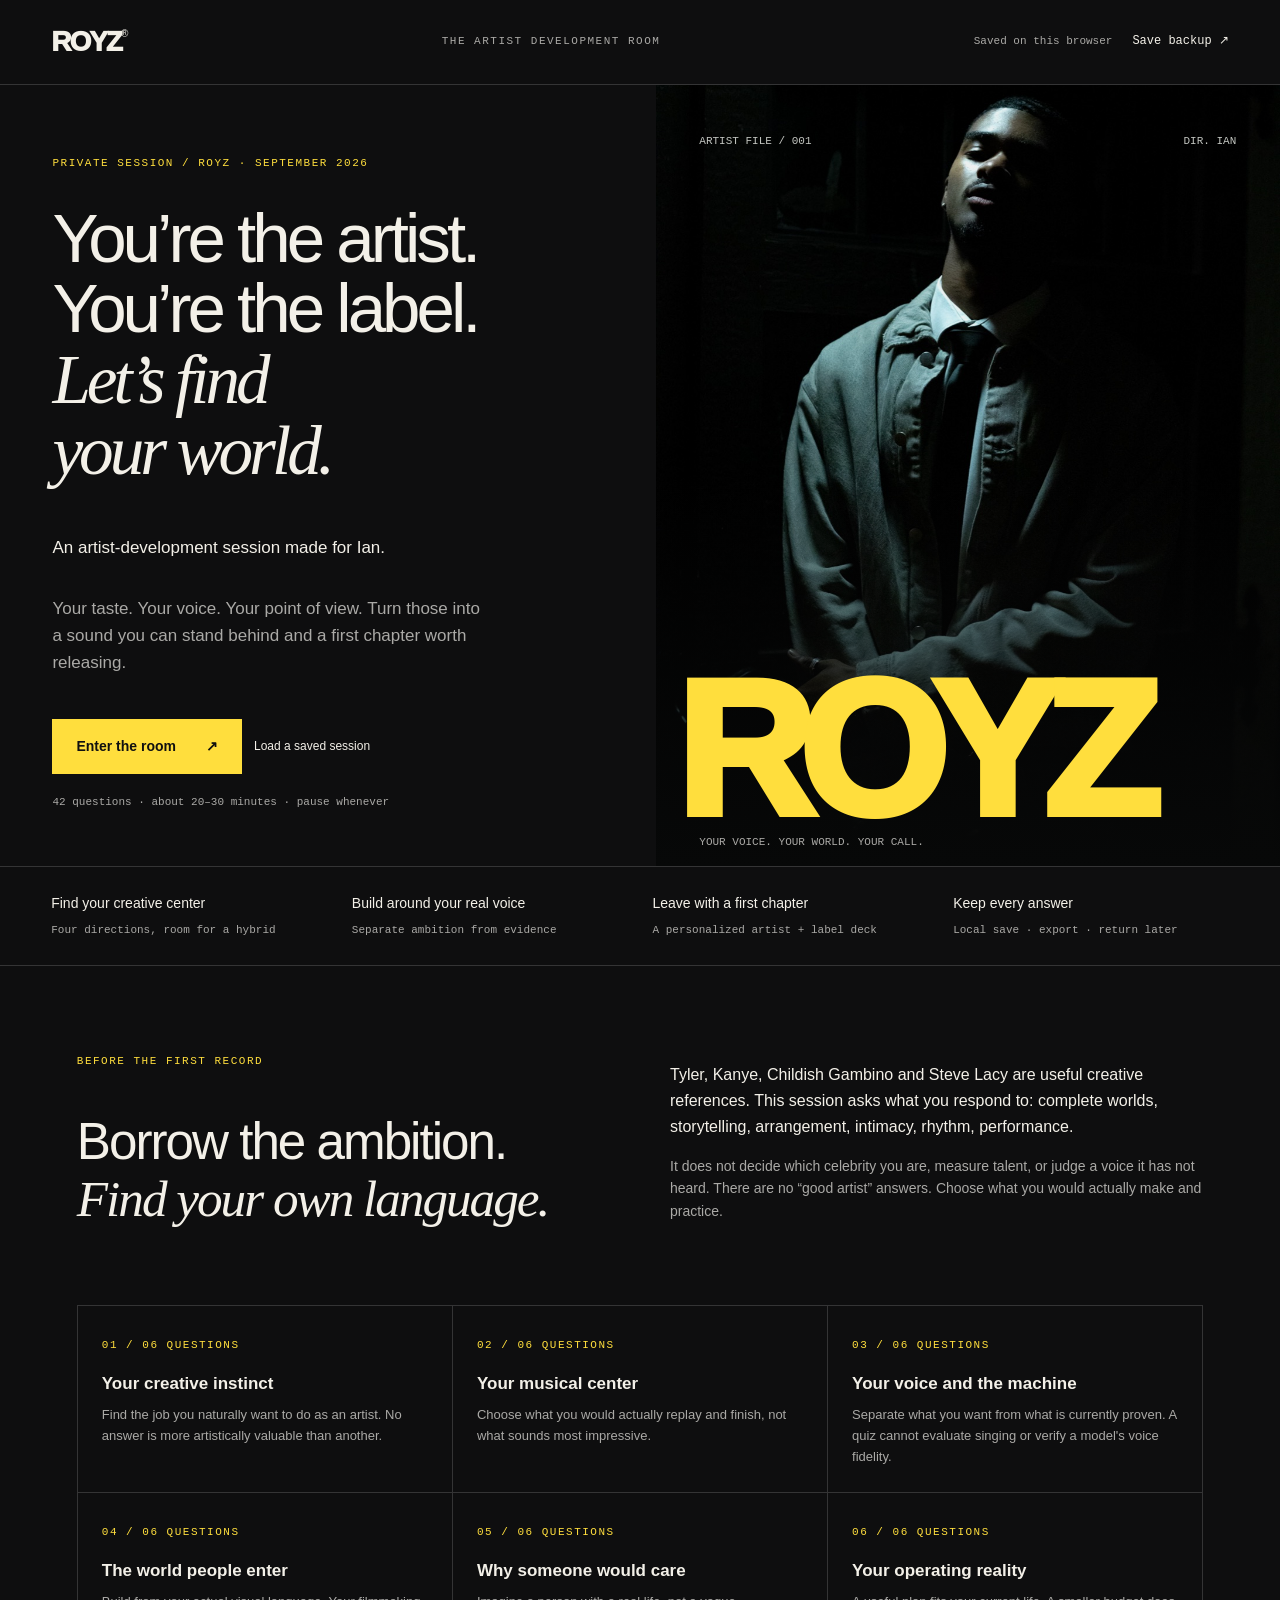
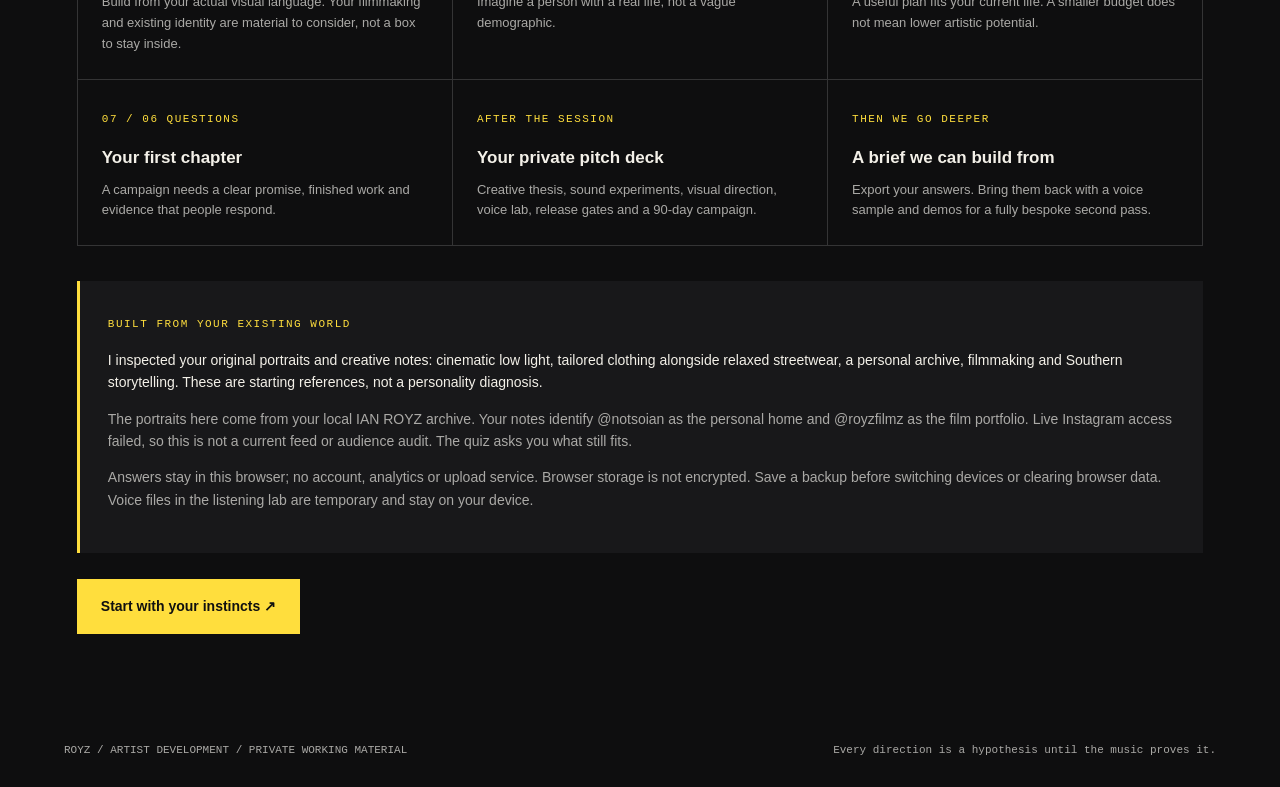
<file: index.html>
<!doctype html>
<html lang="en"><head><meta charset="UTF-8"><meta name="viewport" content="width=device-width,initial-scale=1"><meta name="theme-color" content="#0e0e0f"><title>ROYZ — The artist development room</title><link rel="stylesheet" href="styles.css"></head>
<body><a class="skip" href="#main">Skip to content</a><header class="topbar"><a href="#" class="logo" aria-label="Royz home">ROYZ<span>®</span></a><span class="toplabel">THE ARTIST DEVELOPMENT ROOM</span><div class="topactions"><span id="save-status" role="status">Private · saved on this browser</span><button class="textbtn" id="export-top">Save backup ↗</button></div></header><main id="main" tabindex="-1"></main><div id="toast" role="status" aria-live="polite"></div><input type="file" id="import-file" accept="application/json,.json" hidden><script src="questions.js"></script><script src="app.js"></script></body></html>
</file>
<file: styles.css>
:root{--bg:#0e0e0f;--panel:#18181a;--ink:#f3f0e8;--dim:#aaa9a6;--yellow:#ffde3d;--line:#343435;--blue:#5b7fbf;--sans:Arial,Helvetica,sans-serif;--serif:Georgia,'Times New Roman',serif;--mono:'SFMono-Regular',Consolas,monospace}*{box-sizing:border-box}html{scroll-behavior:smooth}body{margin:0;background:var(--bg);color:var(--ink);font:16px/1.6 var(--sans)}button,input,textarea,select{font:inherit}button,a,input,textarea,select{-webkit-tap-highlight-color:transparent}button{cursor:pointer}a{color:inherit}button:focus-visible,a:focus-visible,input:focus-visible,textarea:focus-visible,select:focus-visible{outline:3px solid var(--yellow);outline-offset:5px}button:disabled{opacity:.4;cursor:not-allowed}button{color:inherit}::selection{background:var(--yellow);color:var(--bg)}.skip{position:fixed;top:-100px;z-index:20;background:var(--yellow);color:#000;padding:10px}.skip:focus{top:0}.topbar{height:85px;display:flex;align-items:center;justify-content:space-between;padding:0 4%;border-bottom:1px solid var(--line);gap:24px;background:var(--bg)}.logo{font-size:28px;font-weight:950;letter-spacing:-2px;text-decoration:none;line-height:1}.logo span{font:10px var(--sans);vertical-align:top;letter-spacing:0}.toplabel,.eyebrow,.micro,.topactions,#save-status{font:11px/1.6 var(--mono);letter-spacing:1.5px}.toplabel{color:var(--dim)}.topactions{display:flex;gap:20px;align-items:center;letter-spacing:0}#save-status{color:var(--dim);letter-spacing:0}.textbtn{background:none;border:0;padding:8px 0;color:var(--ink);font-size:12px}.textbtn:hover{color:var(--yellow)}.hero{display:grid;grid-template-columns:1.05fr 1fr;min-height:690px}.hero-copy{padding:70px 9% 55px 8%;display:flex;flex-direction:column;align-items:flex-start;justify-content:center}.eyebrow{color:var(--yellow);text-transform:uppercase}.hero h1{font-size:clamp(48px,5.4vw,85px);line-height:1.02;font-weight:500;letter-spacing:-4px;margin:30px 0}.serif{font-family:var(--serif);font-style:italic;font-weight:400}.hero p{color:var(--dim);font-size:17px;max-width:430px}.hero .hero-sub{color:var(--ink)}.primary,.secondary{padding:15px 23px;border:1px solid var(--yellow);background:var(--yellow);color:#101010;font-weight:700;font-size:14px;display:inline-flex;justify-content:center;align-items:center;gap:30px;text-decoration:none;min-height:50px}.primary:hover{background:#ffe96f}.secondary{border-color:var(--line);background:transparent;color:var(--ink);gap:12px}.secondary:hover{border-color:var(--ink)}.actions{display:flex;gap:12px;flex-wrap:wrap;align-items:center;margin-top:26px}.hero .micro{margin-top:20px;color:var(--dim);letter-spacing:0}.portrait{position:relative;overflow:hidden;min-height:600px;background:#070b0a}.portrait>img{width:100%;height:100%;position:absolute;object-fit:cover;object-position:center 31%;opacity:.94}.portrait:after{content:'';position:absolute;inset:50% 0 0;background:linear-gradient(transparent,#070808)}.portrait .wordmark{position:absolute;bottom:34px;left:3%;z-index:1;font:950 clamp(100px,15vw,245px)/.85 Arial,sans-serif;letter-spacing:-.085em;color:var(--yellow)}.portrait .credit{position:absolute;left:7%;right:7%;top:28px;display:flex;justify-content:space-between;color:#c2c5c0;z-index:1}.portrait .bottom-credit{position:absolute;bottom:15px;left:7%;z-index:2}.strip{display:grid;grid-template-columns:repeat(4,1fr);padding:25px 4%;gap:25px;border-block:1px solid var(--line)}.strip strong{display:block;font-size:14px;font-weight:500}.strip span{font:11px var(--mono);color:var(--dim)}.intro-content{padding:80px 6%;max-width:1500px;margin:auto}.intro-content h2,.deck h2{font-size:clamp(32px,4vw,56px);letter-spacing:-2px;line-height:1.1;font-weight:500}.two-col{display:grid;grid-template-columns:1fr 1fr;gap:60px}.note{color:var(--dim);font-size:14px}.chapter-grid{display:grid;grid-template-columns:repeat(3,1fr);gap:1px;background:var(--line);border:1px solid var(--line);margin:35px 0}.chapter-card{padding:24px;background:var(--bg)}.chapter-card h3{font-size:17px;margin:15px 0 8px}.chapter-card p{font-size:13px;color:var(--dim);margin:0}.known{padding:28px;border-left:3px solid var(--yellow);background:var(--panel)}.known p{font-size:14px}.known a{color:var(--yellow)}.app-shell{display:grid;grid-template-columns:260px 1fr;min-height:calc(100vh - 85px)}.sidebar{border-right:1px solid var(--line);padding:35px 25px;position:sticky;top:0;height:100vh;display:flex;flex-direction:column}.sidebar-head{padding:0 10px 22px}.sidebar nav{display:grid;gap:8px}.chapter-nav{border:0;background:transparent;text-align:left;padding:12px 10px;display:flex;gap:13px;color:var(--dim);font-size:13px;align-items:center}.chapter-nav.active{color:var(--yellow);background:#252219}.chapter-nav span{font:11px var(--mono)}.sidefoot{margin-top:auto;padding:28px 10px 0;font-size:12px;color:var(--dim)}.sidefoot img{width:65px;height:85px;object-fit:cover;margin-bottom:10px}.sidefoot p{margin:0}.question-area{max-width:1020px;width:100%;margin:auto;padding:48px 7% 65px}.question-top{display:flex;justify-content:space-between;gap:15px;margin-bottom:14px}.progress{height:3px;background:var(--line);margin-bottom:42px}.progress>div{height:100%;background:var(--yellow);transition:width .3s}.question-area h1{font-size:clamp(30px,3.5vw,48px);font-weight:500;line-height:1.15;letter-spacing:-1.7px;margin:20px 0 16px}.question-help{font-size:14px;color:var(--dim);max-width:630px}.choices{display:grid;gap:12px;margin:32px 0}.choice{display:flex;gap:17px;align-items:center;min-height:70px;text-align:left;border:1px solid var(--line);padding:17px 20px;background:#141415;font-size:15px;line-height:1.45}.choice:hover{border-color:#787878;background:#1d1d1f}.choice[aria-checked=true]{border-color:var(--yellow);background:#292619}.choice .key{flex-shrink:0;width:29px;height:29px;display:grid;place-items:center;border:1px solid #525250;font:11px var(--mono);color:var(--dim)}.choice[aria-checked=true] .key{background:var(--yellow);border-color:var(--yellow);color:#000}.question-footer{display:flex;justify-content:space-between;align-items:center;gap:15px;border-top:1px solid var(--line);padding-top:25px}.question-footer .actions{margin:0}.answer-text{width:100%;min-height:190px;background:var(--panel);border:1px solid var(--line);color:var(--ink);padding:20px;resize:vertical;line-height:1.65;margin:25px 0 10px}.mobile-chapters{display:none}.deck-top{padding:35px 5%;display:flex;justify-content:space-between;align-items:center;border-bottom:1px solid var(--line);gap:20px;flex-wrap:wrap}.lens-switch{display:flex;border:1px solid var(--line);padding:4px}.lens-switch button{background:transparent;border:0;padding:9px 18px;color:var(--dim);font-size:12px}.lens-switch button.active{background:var(--yellow);color:#000}.deck-nav{display:flex;gap:22px;padding:15px 5%;border-bottom:1px solid var(--line);overflow:auto;position:sticky;top:0;z-index:5;background:var(--bg)}.deck-nav a{text-decoration:none;color:var(--dim);font:11px var(--mono);white-space:nowrap}.deck-nav a:hover{color:var(--yellow)}.slide{padding:65px 7%;border-bottom:1px solid var(--line);scroll-margin-top:55px;min-height:480px}.slide-inner{max-width:1200px;margin:auto}.slide p{max-width:760px}.slide .lead{font-size:21px;line-height:1.55;color:#dedbd4}.slide-index{display:flex;justify-content:space-between;gap:20px;margin-bottom:30px}.deck-cover{display:grid;grid-template-columns:1.3fr 1fr;gap:70px;align-items:center}.deck-cover h1{font-size:clamp(52px,6vw,90px);letter-spacing:-4px;line-height:1;max-width:700px;font-weight:500}.deck-photo{width:100%;max-height:620px;object-fit:cover}.tag{display:inline-block;border:1px solid var(--line);padding:5px 10px;font:11px var(--mono);margin:4px 4px 4px 0;color:var(--dim)}.accent{color:var(--yellow)}.cards{display:grid;grid-template-columns:repeat(3,1fr);gap:20px;margin:30px 0}.card{background:var(--panel);padding:25px}.card h3{font-size:20px;line-height:1.3;margin:10px 0 14px;letter-spacing:-.5px}.card p,.card li{font-size:14px;color:var(--dim)}.card ul{padding-left:17px}.bar-row{display:grid;grid-template-columns:155px 1fr 50px;align-items:center;gap:20px;margin:18px 0;font-size:13px}.bar{height:8px;background:var(--line)}.bar>div{height:100%;background:var(--yellow)}.bar-row small{font:11px var(--mono);text-align:right}.quote{border-left:2px solid var(--yellow);padding:5px 0 5px 22px;font:italic 26px/1.5 var(--serif);max-width:850px}.timeline{display:grid;grid-template-columns:repeat(4,1fr);gap:25px;margin:40px 0}.timeline>div{border-top:2px solid var(--yellow);padding-top:15px}.timeline h3{font-size:19px}.timeline p{font-size:14px;color:var(--dim)}.tension{padding:20px 25px;border:1px solid #6f6231;margin:15px 0;font-size:14px}.report-table{width:100%;border-collapse:collapse;font-size:14px;margin:25px 0}.report-table th,.report-table td{text-align:left;border-bottom:1px solid var(--line);padding:15px 12px;vertical-align:top}.report-table th{font:11px var(--mono);color:var(--yellow)}.source-list{font-size:13px;color:var(--dim)}.source-list li{margin:14px 0}.source-list a{color:var(--ink)}details{border-top:1px solid var(--line);padding:18px 0}summary{cursor:pointer;font-size:14px}details p{font-size:14px;color:var(--dim);white-space:pre-wrap}.listening{display:grid;grid-template-columns:1fr 1fr;gap:25px}.listen-card{padding:25px;border:1px solid var(--line)}audio{width:100%;margin:20px 0}input[type=file]{width:100%;font-size:12px}input[type=file]::file-selector-button{background:var(--ink);color:#111;border:0;padding:10px;margin:10px 12px 10px 0}.ratings{display:grid;gap:12px;margin:20px 0}.rating{display:flex;justify-content:space-between;align-items:center;gap:20px;font-size:13px}.rating select,.mobile-chapters select{background:var(--panel);color:var(--ink);padding:9px;border:1px solid var(--line)}.footer{padding:30px 5%;color:var(--dim);font:11px var(--mono);display:flex;justify-content:space-between;gap:20px}.review{max-width:850px;margin:auto;padding:60px 25px}.review h1{font-size:48px;line-height:1.1;letter-spacing:-2px}.review-item{display:flex;justify-content:space-between;padding:16px 0;border-bottom:1px solid var(--line);gap:20px;font-size:14px}.review-item button{flex-shrink:0}.report-actions{display:flex;gap:10px;flex-wrap:wrap}#toast{position:fixed;bottom:25px;left:50%;transform:translateX(-50%);background:var(--ink);color:#111;padding:12px 20px;font-size:13px;z-index:30;max-width:90%;display:none}body.present .topbar,body.present .deck-top,body.present .deck-nav,body.present .footer{display:none}body.present .slide{display:none;min-height:100vh;padding-bottom:110px}body.present .slide.current{display:block}.present-controls{display:none}body.present .present-controls{display:flex;position:fixed;bottom:20px;right:25px;gap:8px;z-index:10;background:var(--bg);padding:8px;border:1px solid var(--line)}@media(min-width:1600px){.hero{min-height:800px}.hero-copy{padding-left:12%}}@media(max-width:1000px){.toplabel{display:none}.hero{min-height:630px}.hero-copy{padding:45px 8%}.hero h1{font-size:60px}.app-shell{grid-template-columns:210px 1fr}.sidebar{padding:30px 15px}.question-area{padding:35px 6%}.cards{grid-template-columns:1fr 1fr}.deck-cover{gap:35px}.timeline{grid-template-columns:1fr 1fr}}@media(max-width:700px){.topbar{height:68px;padding:0 6%}.topactions{gap:10px}#save-status{max-width:110px;font-size:9px;line-height:1.5}.hero{display:flex;flex-direction:column-reverse}.portrait{min-height:440px}.portrait>img{object-position:center 27%}.portrait .wordmark{font-size:clamp(145px,36vw,235px);left:8%;bottom:32px}.hero-copy{padding:40px 7% 45px}.hero h1{font-size:57px;letter-spacing:-3px;margin:24px 0}.hero p{font-size:16px}.strip{grid-template-columns:1fr 1fr;padding:25px 7%}.intro-content{padding:45px 7%}.two-col{grid-template-columns:1fr;gap:20px}.chapter-grid{grid-template-columns:1fr 1fr}.chapter-card{padding:18px}.app-shell{display:block}.sidebar{display:none}.mobile-chapters{display:block;margin-bottom:25px}.mobile-chapters select{width:100%;font-size:12px}.question-area{padding:25px 6% 45px}.question-area h1{font-size:34px}.question-top .micro{font-size:10px}.question-footer{align-items:flex-start}.question-footer .actions{gap:12px}.question-footer .primary{padding:12px 20px}.choices{margin:25px 0}.choice{padding:15px;min-height:75px;font-size:14px}.choice .key{width:25px;height:25px}.deck-top{padding:25px 6%}.deck-top .report-actions{width:100%}.deck-top .secondary{font-size:12px;padding:10px 13px}.slide{padding:40px 7%}.deck-cover{grid-template-columns:1fr;gap:20px}.deck-cover h1{font-size:58px;letter-spacing:-3px}.deck-photo{height:320px;object-position:center 40%}.cards,.listening{grid-template-columns:1fr}.timeline{gap:22px}.bar-row{grid-template-columns:112px 1fr 42px;gap:12px;font-size:11px}.slide .lead{font-size:18px}.slide-index{font-size:10px}.report-table{font-size:12px}.report-table td,.report-table th{padding:12px 5px}.footer{flex-direction:column}.quote{font-size:23px}body.present .slide{padding-top:35px}.present-controls .secondary{padding:8px 12px;min-height:38px}}
@media(prefers-reduced-motion:reduce){html{scroll-behavior:auto}*{transition:none!important;animation:none!important}}@media print{body{background:#fff;color:#111;font-size:11pt}.topbar,.deck-top,.deck-nav,.footer,.present-controls,.report-actions,.listening,input,button{display:none!important}.slide,body.present .slide{display:block!important;break-before:page;min-height:0;padding:20px 0;border:0}.slide:first-child{break-before:auto}.card,.known{background:#f5f5f5}.note,.card p,.card li,.source-list,.tag,.timeline p,.eyebrow{color:#333}.deck-photo{max-height:440px}.deck h2{font-size:32px}.slide .lead{font-size:16px}.deck-cover h1{font-size:48px}.accent{color:#574600}.bar{background:#eee}.bar>div{background:#555}.tag{border-color:#999}.source-list a{color:#222}.slide-index{color:#444}details{break-inside:avoid}details p{color:#333}.deck-cover{gap:30px}.cards{gap:12px}.card{padding:15px}}
@media print{.slide .lead,.report-table th,.bar-row small,.slide-index,.micro,.quote{color:#222!important}.deck-cover h1,.deck h2{color:#111}.report-table th,.report-table td{border-color:#bbb}.source-list{overflow-wrap:anywhere}}
</file>
